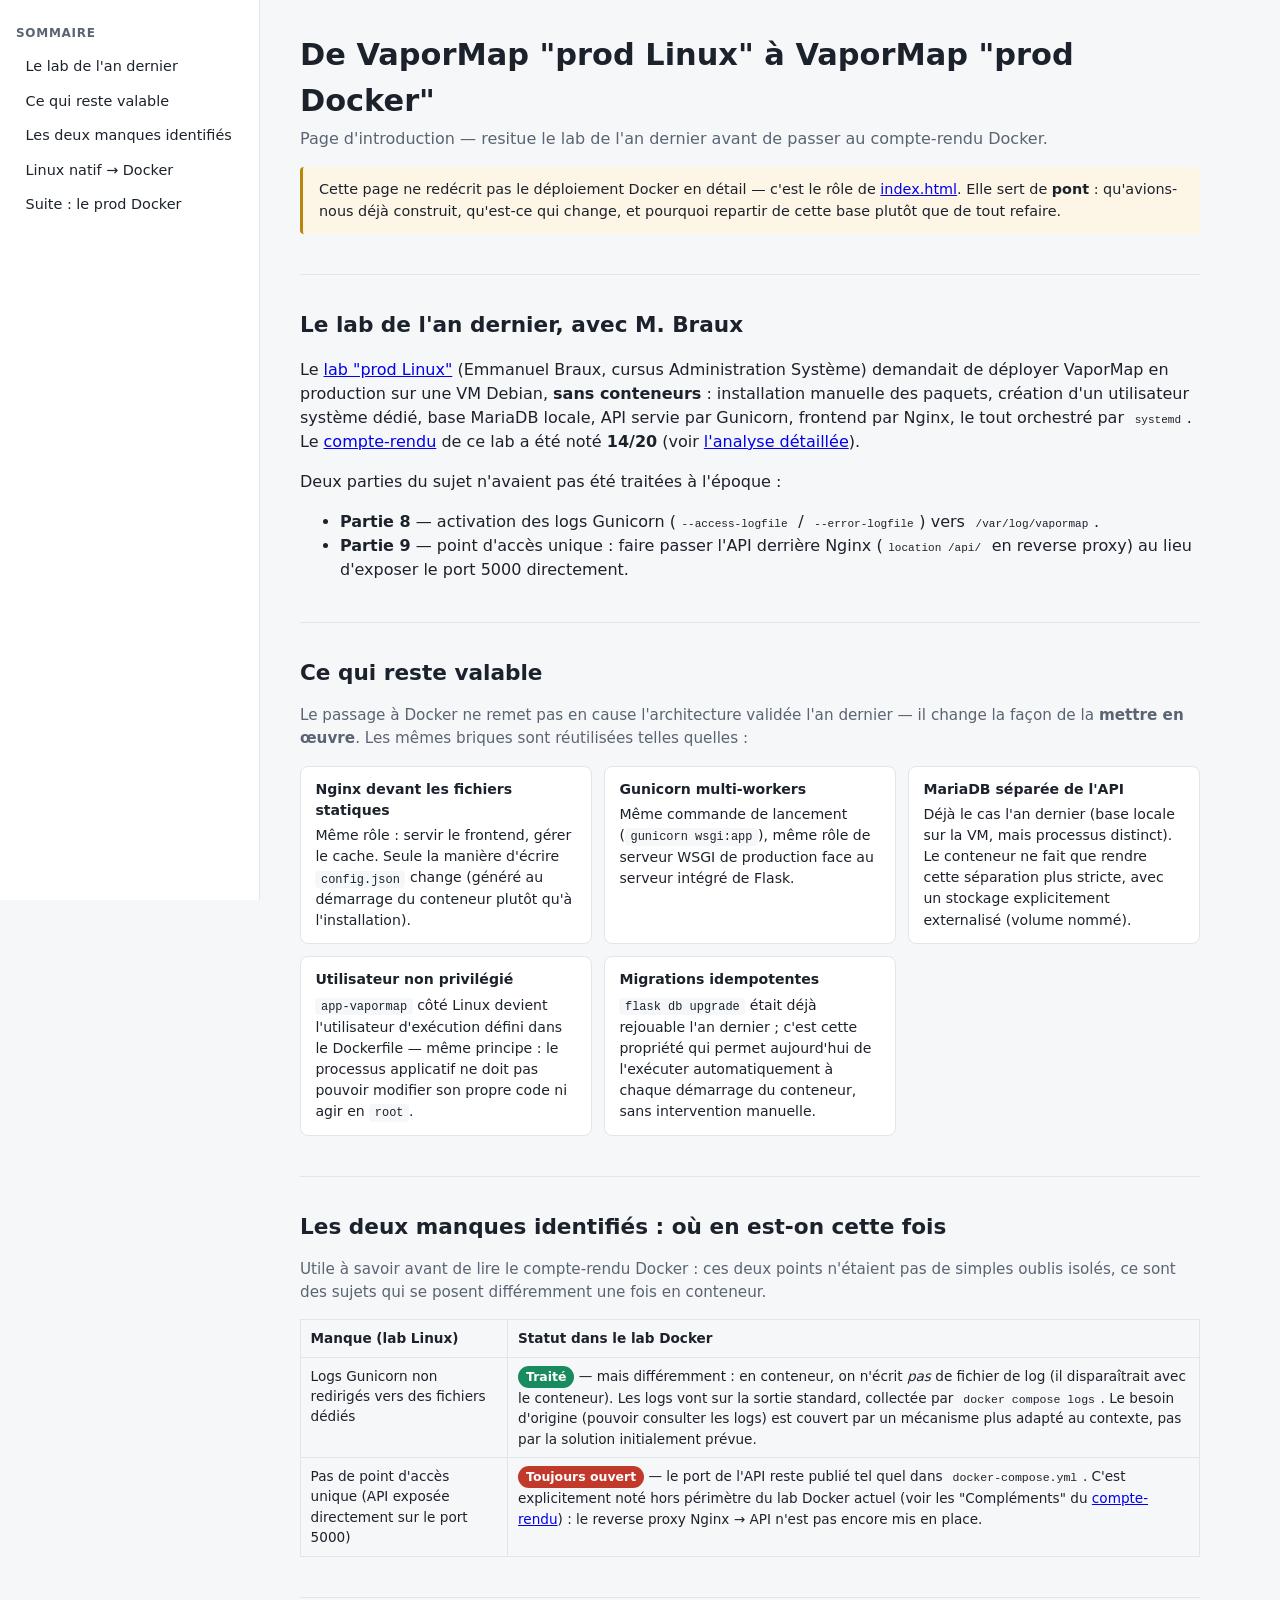
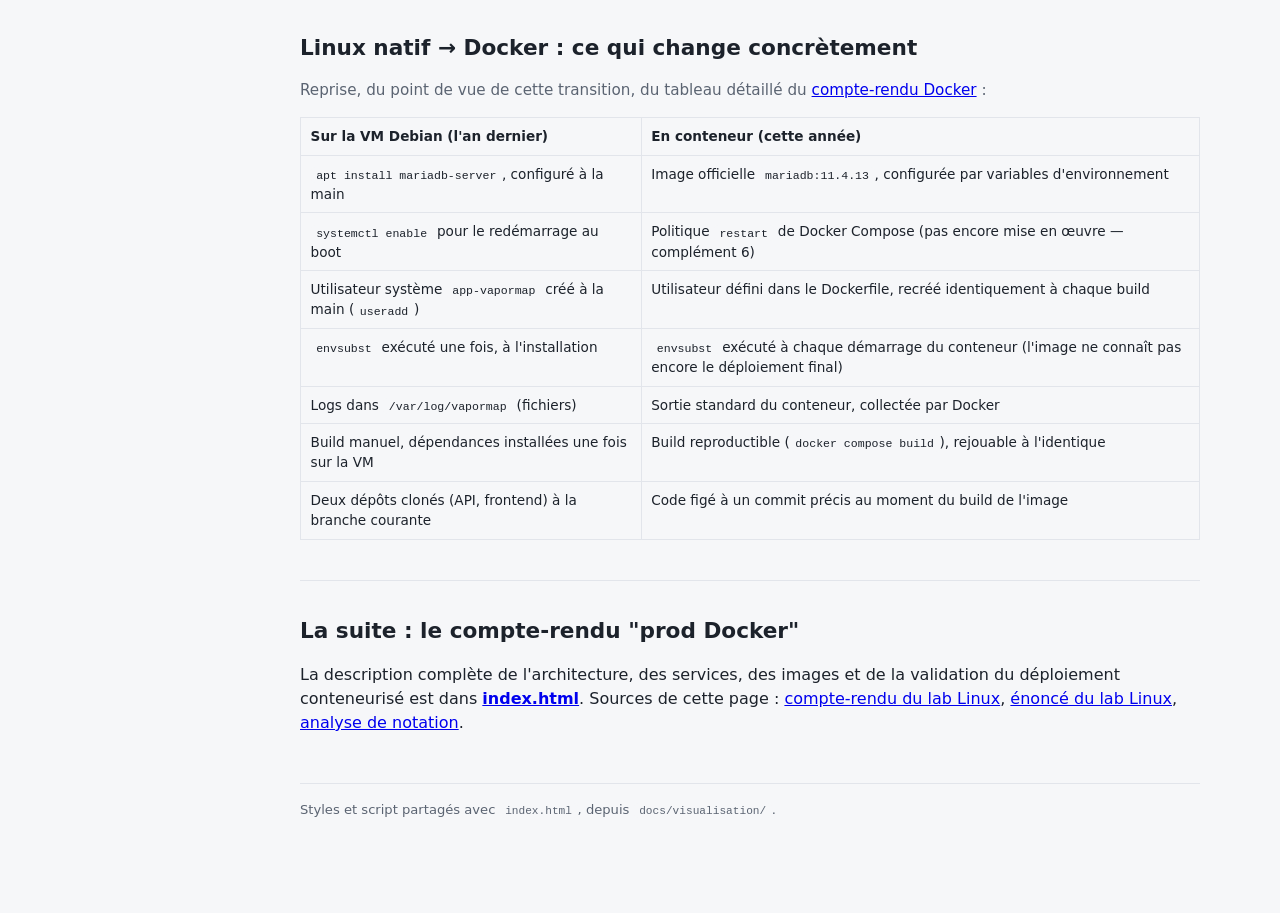
<file: docs/intro.html>
<!doctype html>
<html lang="fr">
<head>
  <meta charset="utf-8" />
  <meta name="viewport" content="width=device-width, initial-scale=1" />
  <title>VaporMap — Du prod Linux au prod Docker</title>
  <link rel="stylesheet" href="visualisation/css/style.css" />
  <script defer src="visualisation/js/alpine.min.js"></script>
  <script defer src="visualisation/js/app.js"></script>
</head>
<body>
  <div class="layout" x-data="readme">

    <aside class="sidebar">
      <h2>Sommaire</h2>
      <nav>
        <a href="#contexte" :class="{ active: isActive('contexte') }">Le lab de l'an dernier</a>
        <a href="#acquis" :class="{ active: isActive('acquis') }">Ce qui reste valable</a>
        <a href="#ecarts" :class="{ active: isActive('ecarts') }">Les deux manques identifiés</a>
        <a href="#transposition" :class="{ active: isActive('transposition') }">Linux natif → Docker</a>
        <a href="#suite" :class="{ active: isActive('suite') }">Suite : le prod Docker</a>
      </nav>
    </aside>

    <main class="content">

      <header class="page-header" id="contexte">
        <h1>De VaporMap "prod Linux" à VaporMap "prod Docker"</h1>
        <p>Page d'introduction — resitue le lab de l'an dernier avant de passer au compte-rendu Docker.</p>
        <div class="disclaimer">
          Cette page ne redécrit pas le déploiement Docker en détail — c'est le rôle de
          <a href="../index.html">index.html</a>. Elle sert de <strong>pont</strong> :
          qu'avions-nous déjà construit, qu'est-ce qui change, et pourquoi repartir de
          cette base plutôt que de tout refaire.
        </div>
      </header>

      <section class="part">
        <h2>Le lab de l'an dernier, avec M. Braux</h2>
        <p>
          Le <a href="page_dev.md">lab "prod Linux"</a> (Emmanuel Braux, cursus
          Administration Système) demandait de déployer VaporMap en production sur une
          VM Debian, <strong>sans conteneurs</strong> : installation manuelle des
          paquets, création d'un utilisateur système dédié, base MariaDB locale, API
          servie par Gunicorn, frontend par Nginx, le tout orchestré par
          <code>systemd</code>. Le <a href="README.md">compte-rendu</a> de ce lab a été
          noté <strong>14/20</strong> (voir <a href="weakness.md">l'analyse détaillée</a>).
        </p>
        <p>
          Deux parties du sujet n'avaient pas été traitées à l'époque :
        </p>
        <ul>
          <li><strong>Partie 8</strong> — activation des logs Gunicorn (<code>--access-logfile</code> / <code>--error-logfile</code>) vers <code>/var/log/vapormap</code>.</li>
          <li><strong>Partie 9</strong> — point d'accès unique : faire passer l'API derrière Nginx (<code>location /api/</code> en reverse proxy) au lieu d'exposer le port 5000 directement.</li>
        </ul>
      </section>

      <section class="part" id="acquis">
        <h2>Ce qui reste valable</h2>
        <p class="part-intro">
          Le passage à Docker ne remet pas en cause l'architecture validée l'an dernier —
          il change la façon de la <strong>mettre en œuvre</strong>. Les mêmes briques
          sont réutilisées telles quelles :
        </p>
        <div class="card-grid">
          <div class="card"><strong>Nginx devant les fichiers statiques</strong>Même rôle : servir le frontend, gérer le cache. Seule la manière d'écrire <code>config.json</code> change (généré au démarrage du conteneur plutôt qu'à l'installation).</div>
          <div class="card"><strong>Gunicorn multi-workers</strong>Même commande de lancement (<code>gunicorn wsgi:app</code>), même rôle de serveur WSGI de production face au serveur intégré de Flask.</div>
          <div class="card"><strong>MariaDB séparée de l'API</strong>Déjà le cas l'an dernier (base locale sur la VM, mais processus distinct). Le conteneur ne fait que rendre cette séparation plus stricte, avec un stockage explicitement externalisé (volume nommé).</div>
          <div class="card"><strong>Utilisateur non privilégié</strong><code>app-vapormap</code> côté Linux devient l'utilisateur d'exécution défini dans le Dockerfile — même principe : le processus applicatif ne doit pas pouvoir modifier son propre code ni agir en <code>root</code>.</div>
          <div class="card"><strong>Migrations idempotentes</strong><code>flask db upgrade</code> était déjà rejouable l'an dernier ; c'est cette propriété qui permet aujourd'hui de l'exécuter automatiquement à chaque démarrage du conteneur, sans intervention manuelle.</div>
        </div>
      </section>

      <section class="part" id="ecarts">
        <h2>Les deux manques identifiés : où en est-on cette fois</h2>
        <p class="part-intro">
          Utile à savoir avant de lire le compte-rendu Docker : ces deux points n'étaient
          pas de simples oublis isolés, ce sont des sujets qui se posent différemment une
          fois en conteneur.
        </p>
        <div class="table-scroll">
        <table>
          <thead><tr><th>Manque (lab Linux)</th><th>Statut dans le lab Docker</th></tr></thead>
          <tbody>
            <tr>
              <td>Logs Gunicorn non redirigés vers des fichiers dédiés</td>
              <td><span class="badge badge--oui">Traité</span> — mais différemment : en conteneur, on n'écrit <em>pas</em> de fichier de log (il disparaîtrait avec le conteneur). Les logs vont sur la sortie standard, collectée par <code>docker compose logs</code>. Le besoin d'origine (pouvoir consulter les logs) est couvert par un mécanisme plus adapté au contexte, pas par la solution initialement prévue.</td>
            </tr>
            <tr>
              <td>Pas de point d'accès unique (API exposée directement sur le port 5000)</td>
              <td><span class="badge badge--non">Toujours ouvert</span> — le port de l'API reste publié tel quel dans <code>docker-compose.yml</code>. C'est explicitement noté hors périmètre du lab Docker actuel (voir les "Compléments" du <a href="../index.html#complements">compte-rendu</a>) : le reverse proxy Nginx → API n'est pas encore mis en place.</td>
            </tr>
          </tbody>
        </table>
        </div>
      </section>

      <section class="part" id="transposition">
        <h2>Linux natif → Docker : ce qui change concrètement</h2>
        <p class="part-intro">
          Reprise, du point de vue de cette transition, du tableau détaillé du
          <a href="../index.html#partie3">compte-rendu Docker</a> :
        </p>
        <div class="table-scroll">
        <table>
          <thead><tr><th>Sur la VM Debian (l'an dernier)</th><th>En conteneur (cette année)</th></tr></thead>
          <tbody>
            <tr><td><code>apt install mariadb-server</code>, configuré à la main</td><td>Image officielle <code>mariadb:11.4.13</code>, configurée par variables d'environnement</td></tr>
            <tr><td><code>systemctl enable</code> pour le redémarrage au boot</td><td>Politique <code>restart</code> de Docker Compose (pas encore mise en œuvre — complément 6)</td></tr>
            <tr><td>Utilisateur système <code>app-vapormap</code> créé à la main (<code>useradd</code>)</td><td>Utilisateur défini dans le Dockerfile, recréé identiquement à chaque build</td></tr>
            <tr><td><code>envsubst</code> exécuté une fois, à l'installation</td><td><code>envsubst</code> exécuté à chaque démarrage du conteneur (l'image ne connaît pas encore le déploiement final)</td></tr>
            <tr><td>Logs dans <code>/var/log/vapormap</code> (fichiers)</td><td>Sortie standard du conteneur, collectée par Docker</td></tr>
            <tr><td>Build manuel, dépendances installées une fois sur la VM</td><td>Build reproductible (<code>docker compose build</code>), rejouable à l'identique</td></tr>
            <tr><td>Deux dépôts clonés (API, frontend) à la branche courante</td><td>Code figé à un commit précis au moment du build de l'image</td></tr>
          </tbody>
        </table>
        </div>
      </section>

      <section class="part" id="suite">
        <h2>La suite : le compte-rendu "prod Docker"</h2>
        <p>
          La description complète de l'architecture, des services, des images et de la
          validation du déploiement conteneurisé est dans
          <strong><a href="../index.html">index.html</a></strong>. Sources de cette
          page : <a href="README.md">compte-rendu du lab Linux</a>,
          <a href="page_dev.md">énoncé du lab Linux</a>,
          <a href="weakness.md">analyse de notation</a>.
        </p>
      </section>

      <footer class="page-footer">
        Styles et script partagés avec <code>index.html</code>, depuis
        <code>docs/visualisation/</code>.
      </footer>

    </main>
  </div>
</body>
</html>
</file>
<file: docs/visualisation/css/style.css>
/* Tokens de couleur — seule source de vérité pour les badges.
   Ne jamais recopier une couleur en dur ailleurs : passer par les classes .badge--*. */
:root {
  --color-bg: #f6f7f9;
  --color-surface: #ffffff;
  --color-border: #e2e5eb;
  --color-text: #1c222b;
  --color-text-muted: #5b6472;
  --color-accent: #2563eb;

  --color-oui: #1a8a5f;
  --color-non: #c0392b;
  --color-partiel: #b8860b;

  --color-nouveau: #2563eb;
  --color-a-traiter: #b8860b;
  --color-resolu: #1a8a5f;

  --sidebar-width: 260px;
}

* { box-sizing: border-box; }

body {
  margin: 0;
  font-family: "Segoe UI", system-ui, sans-serif;
  background: var(--color-bg);
  color: var(--color-text);
  line-height: 1.5;
}

.layout {
  display: flex;
  min-height: 100vh;
}

/* --- Sidebar --- */

.sidebar {
  width: var(--sidebar-width);
  flex-shrink: 0;
  background: var(--color-surface);
  border-right: 1px solid var(--color-border);
  padding: 1.5rem 1rem;
  position: sticky;
  top: 0;
  height: 100vh;
  overflow-y: auto;
}

.sidebar h2 {
  font-size: 0.75rem;
  text-transform: uppercase;
  letter-spacing: 0.06em;
  color: var(--color-text-muted);
  margin: 1.25rem 0 0.5rem;
}

.sidebar h2:first-child { margin-top: 0; }

.sidebar nav a {
  display: block;
  padding: 0.4rem 0.6rem;
  border-radius: 6px;
  color: var(--color-text);
  text-decoration: none;
  font-size: 0.9rem;
  cursor: pointer;
}

.sidebar nav a:hover { background: var(--color-bg); }

.sidebar nav a.active {
  background: var(--color-accent);
  color: #fff;
}

/* --- Contenu --- */

.content {
  flex: 1;
  min-width: 0;
  padding: 2rem 2.5rem 6rem;
  max-width: 980px;
}

.page-header h1 {
  margin: 0 0 0.25rem;
  font-size: 1.9rem;
}

.page-header p {
  color: var(--color-text-muted);
  margin: 0;
}

.disclaimer {
  margin-top: 1rem;
  padding: 0.75rem 1rem;
  border-left: 3px solid var(--color-partiel);
  background: #fdf6e6;
  border-radius: 4px;
  font-size: 0.9rem;
}

section.part {
  margin-top: 2.5rem;
  padding-top: 1rem;
  border-top: 1px solid var(--color-border);
}

section.part h2 {
  font-size: 1.35rem;
  margin-bottom: 0.25rem;
}

section.part > .part-intro {
  color: var(--color-text-muted);
  font-size: 0.95rem;
}

h3 {
  font-size: 1.05rem;
  margin-top: 1.75rem;
}

/* Accordéon pour les sous-sections longues */

.accordion-toggle {
  display: flex;
  align-items: center;
  justify-content: space-between;
  width: 100%;
  background: var(--color-surface);
  border: 1px solid var(--color-border);
  border-radius: 6px;
  padding: 0.6rem 0.9rem;
  font-size: 0.95rem;
  font-weight: 600;
  cursor: pointer;
  text-align: left;
  margin-top: 0.75rem;
}

.accordion-toggle .chevron {
  transition: transform 0.15s ease;
  color: var(--color-text-muted);
}

.accordion-toggle.open .chevron { transform: rotate(90deg); }

.accordion-body {
  padding: 0.75rem 0.1rem 0.25rem;
}

/* --- Tableaux ---
   Enveloppe scrollable : un tableau large ne doit jamais faire déborder la
   page sur mobile, il défile dans sa propre boîte. */

.table-scroll {
  overflow-x: auto;
  margin: 0.75rem 0 1.25rem;
  -webkit-overflow-scrolling: touch;
}

table {
  width: 100%;
  border-collapse: collapse;
  font-size: 0.85rem;
  margin: 0;
}

@media (max-width: 800px) {
  table { min-width: 640px; }
}

th, td {
  border: 1px solid var(--color-border);
  padding: 0.5rem 0.6rem;
  text-align: left;
  vertical-align: top;
}

th {
  background: var(--color-bg);
  font-weight: 600;
}

code {
  background: var(--color-bg);
  border-radius: 4px;
  padding: 0.1rem 0.35rem;
  font-size: 0.85em;
}

pre {
  background: #10131a;
  color: #d7dde5;
  padding: 1rem 1.1rem;
  border-radius: 8px;
  overflow-x: auto;
  font-size: 0.8rem;
}

pre code {
  background: none;
  padding: 0;
  color: inherit;
}

/* --- Badges d'état --- */

.badge {
  display: inline-block;
  padding: 0.1rem 0.5rem;
  border-radius: 999px;
  font-size: 0.78rem;
  font-weight: 600;
  color: #fff;
  white-space: nowrap;
}

.badge--oui { background: var(--color-oui); }
.badge--non { background: var(--color-non); }
.badge--partiel { background: var(--color-partiel); }

.badge--nouveau { background: var(--color-nouveau); }
.badge--a-traiter { background: var(--color-a-traiter); }
.badge--resolu { background: var(--color-resolu); }

/* --- Diagramme d'architecture (CSS, pas d'ASCII) --- */

.diagram {
  display: flex;
  flex-wrap: wrap;
  align-items: stretch;
  gap: 0.5rem;
  margin: 1.5rem 0;
}

.diagram-col {
  display: flex;
  flex-direction: column;
  gap: 0.5rem;
  justify-content: center;
}

.diagram-box {
  border: 1.5px solid var(--color-accent);
  background: var(--color-surface);
  border-radius: 8px;
  padding: 0.6rem 0.8rem;
  font-size: 0.82rem;
  text-align: center;
  min-width: 140px;
}

.diagram-box strong { display: block; font-size: 0.88rem; }

.diagram-box.external { border-color: var(--color-text-muted); border-style: dashed; }
.diagram-box.storage { border-color: var(--color-oui); }

.diagram-arrow {
  display: flex;
  align-items: center;
  justify-content: center;
  font-size: 0.72rem;
  color: var(--color-text-muted);
  text-align: center;
  min-width: 90px;
}

/* --- Cartes acteurs / workflow --- */

.card-grid {
  display: grid;
  grid-template-columns: repeat(auto-fit, minmax(220px, 1fr));
  gap: 0.75rem;
  margin: 1rem 0;
}

.card {
  border: 1px solid var(--color-border);
  background: var(--color-surface);
  border-radius: 8px;
  padding: 0.75rem 0.9rem;
  font-size: 0.88rem;
}

.card strong { display: block; margin-bottom: 0.25rem; }

ol.workflow li { margin-bottom: 0.4rem; }

footer.page-footer {
  margin-top: 3rem;
  padding-top: 1rem;
  border-top: 1px solid var(--color-border);
  color: var(--color-text-muted);
  font-size: 0.82rem;
}

@media (max-width: 800px) {
  .layout { flex-direction: column; }
  .sidebar { position: static; width: 100%; height: auto; }
  .content { padding: 1.25rem; }
}
</file>
